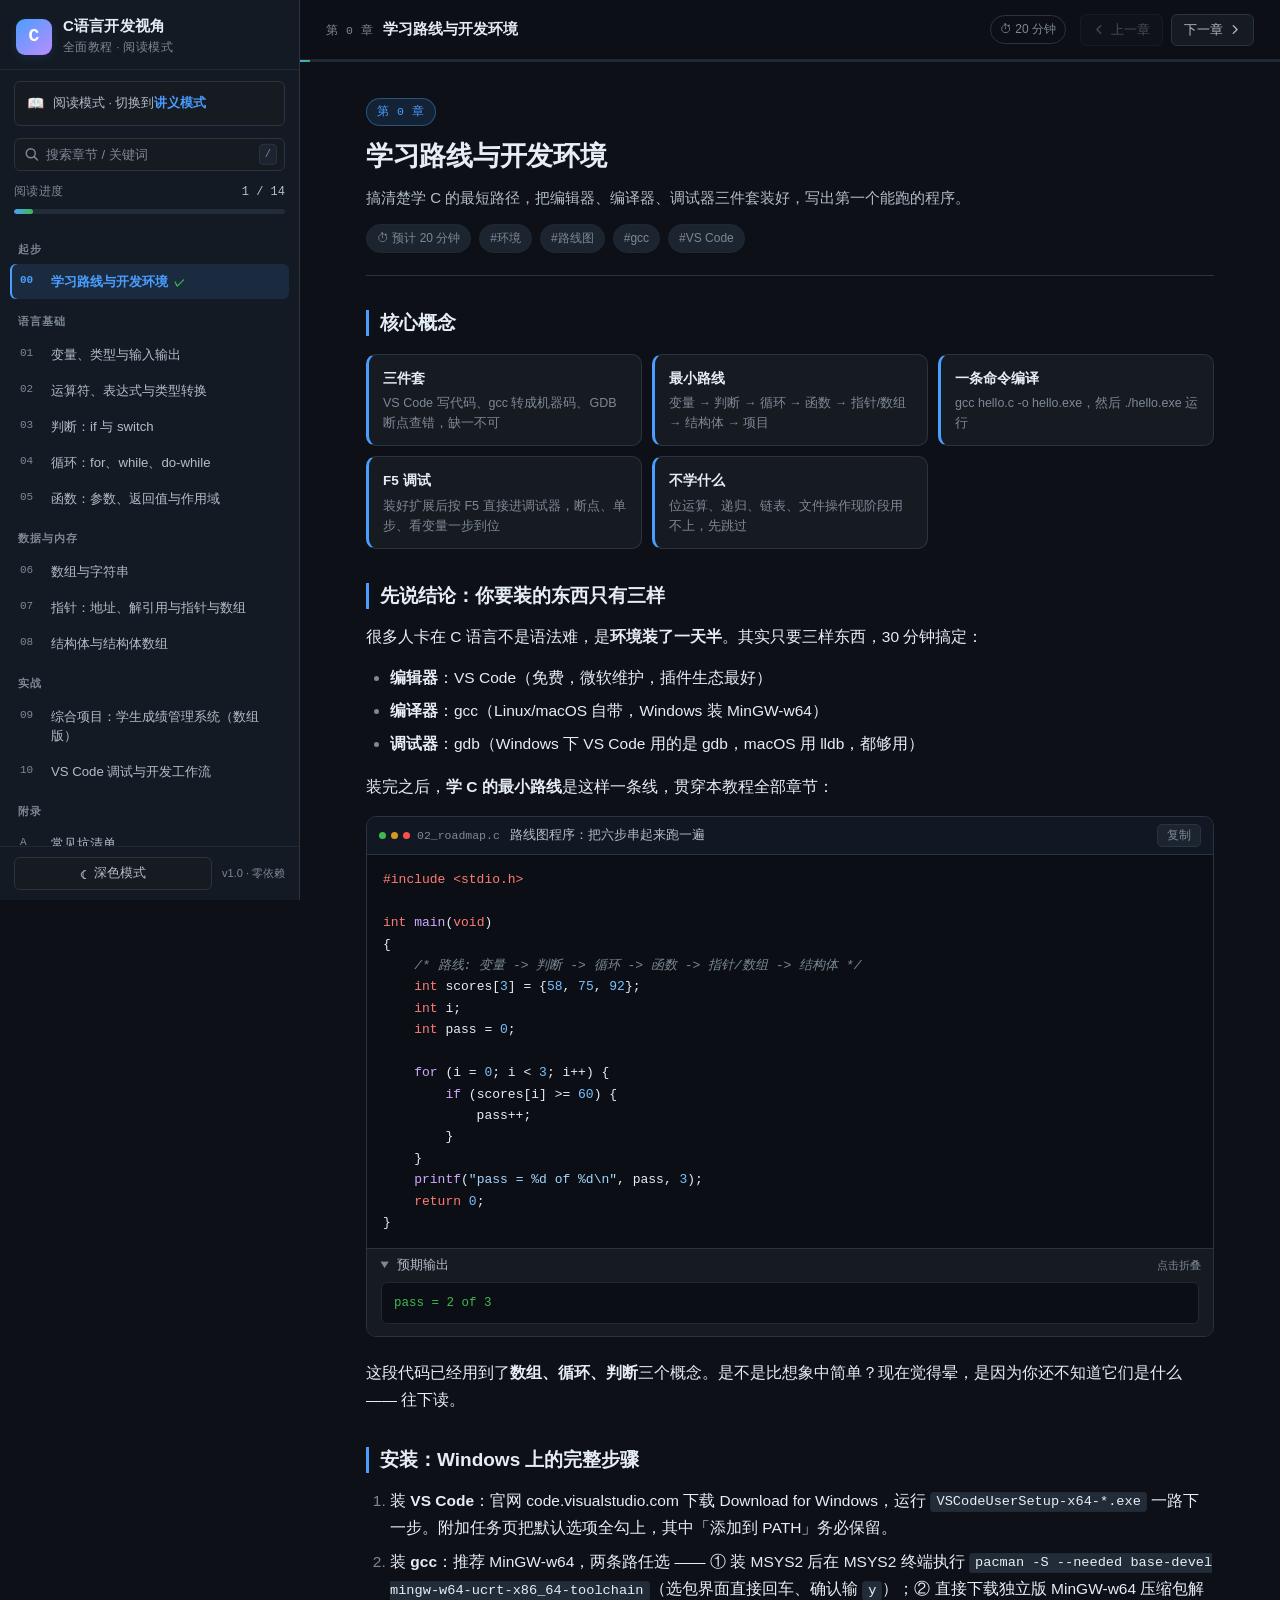
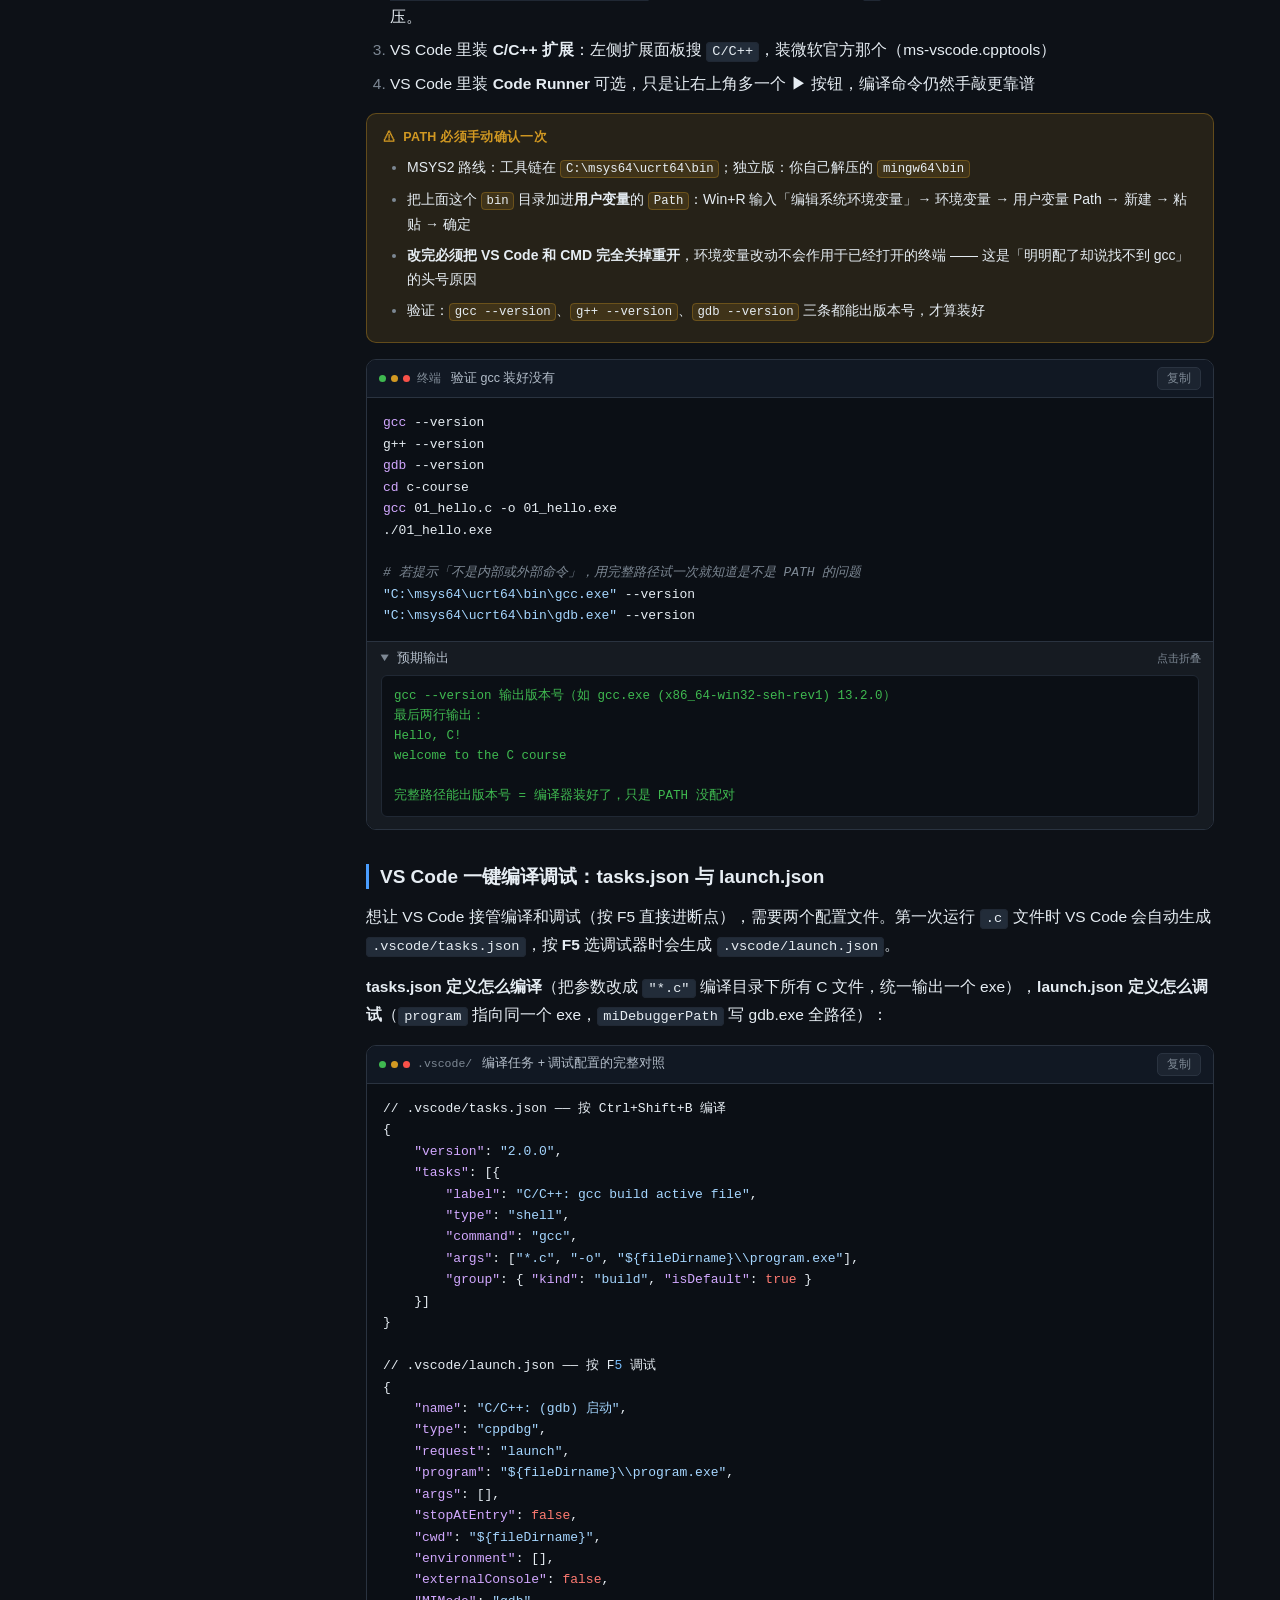
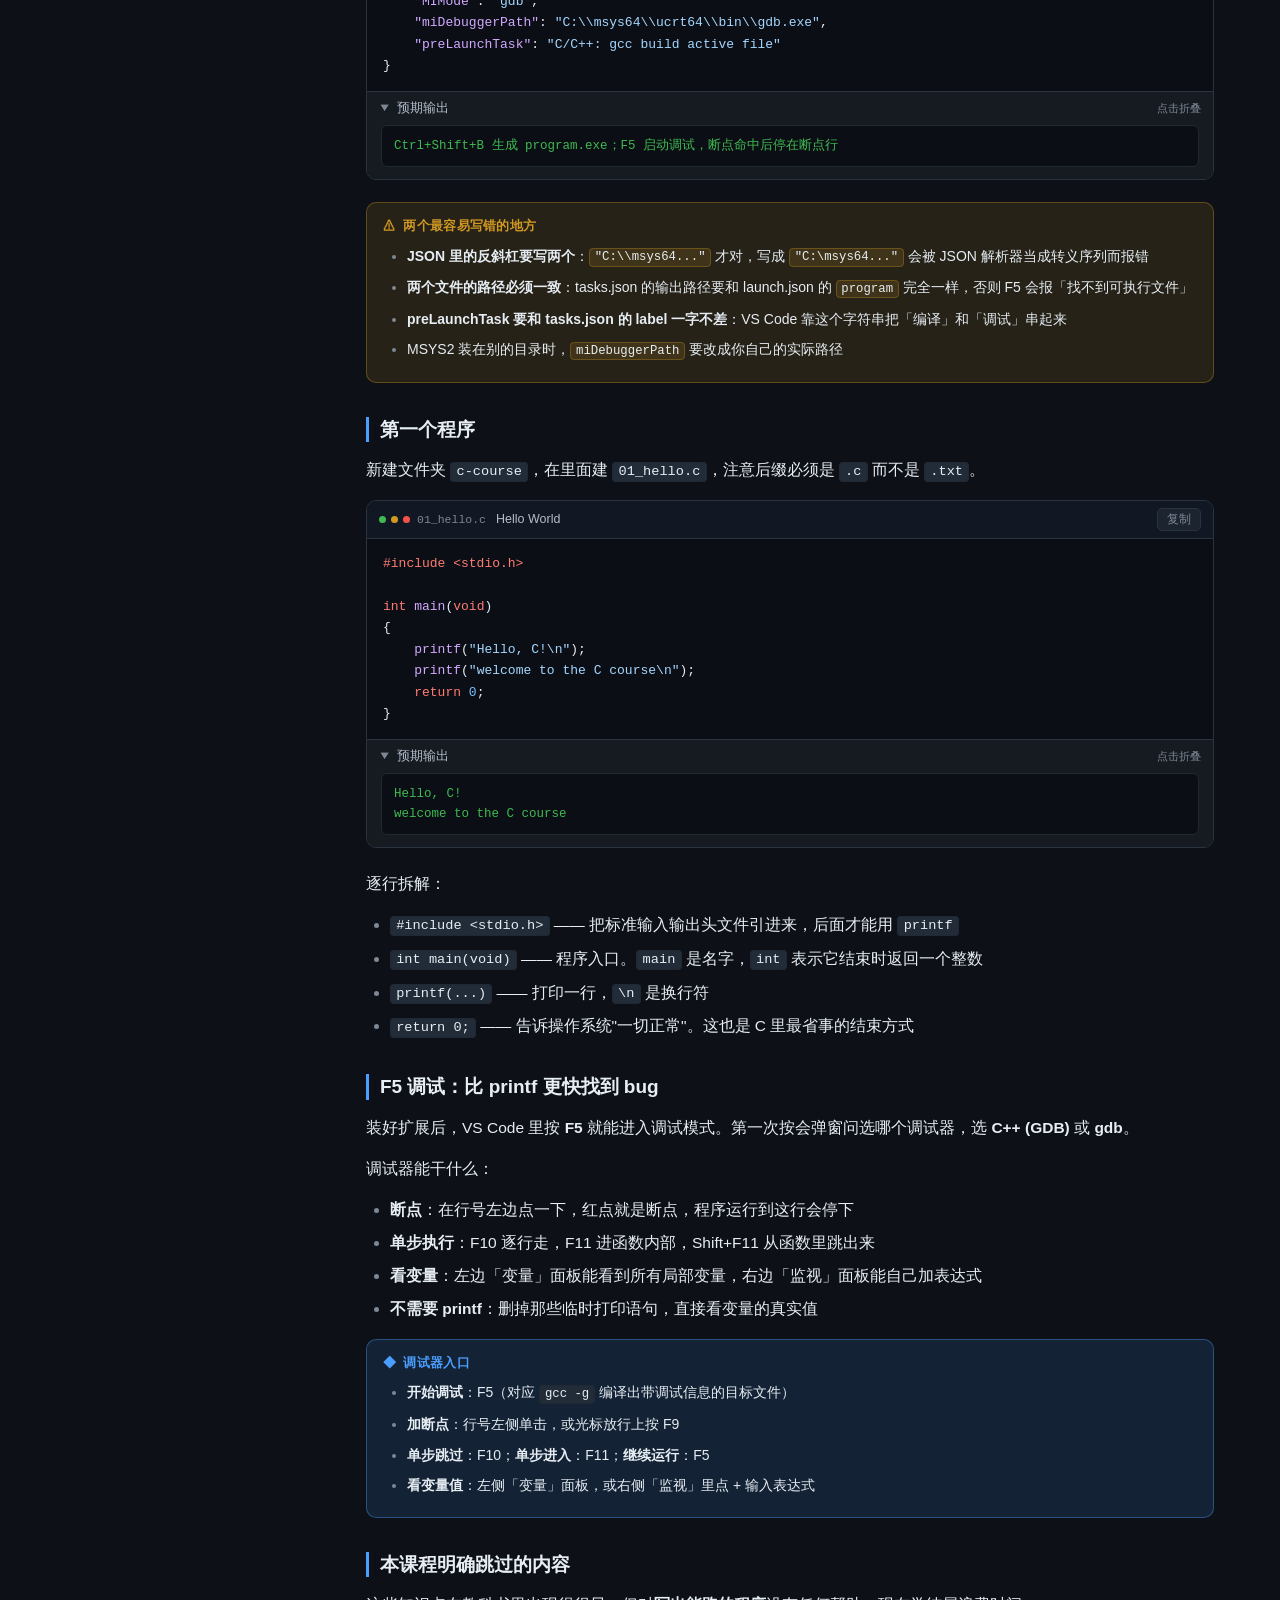
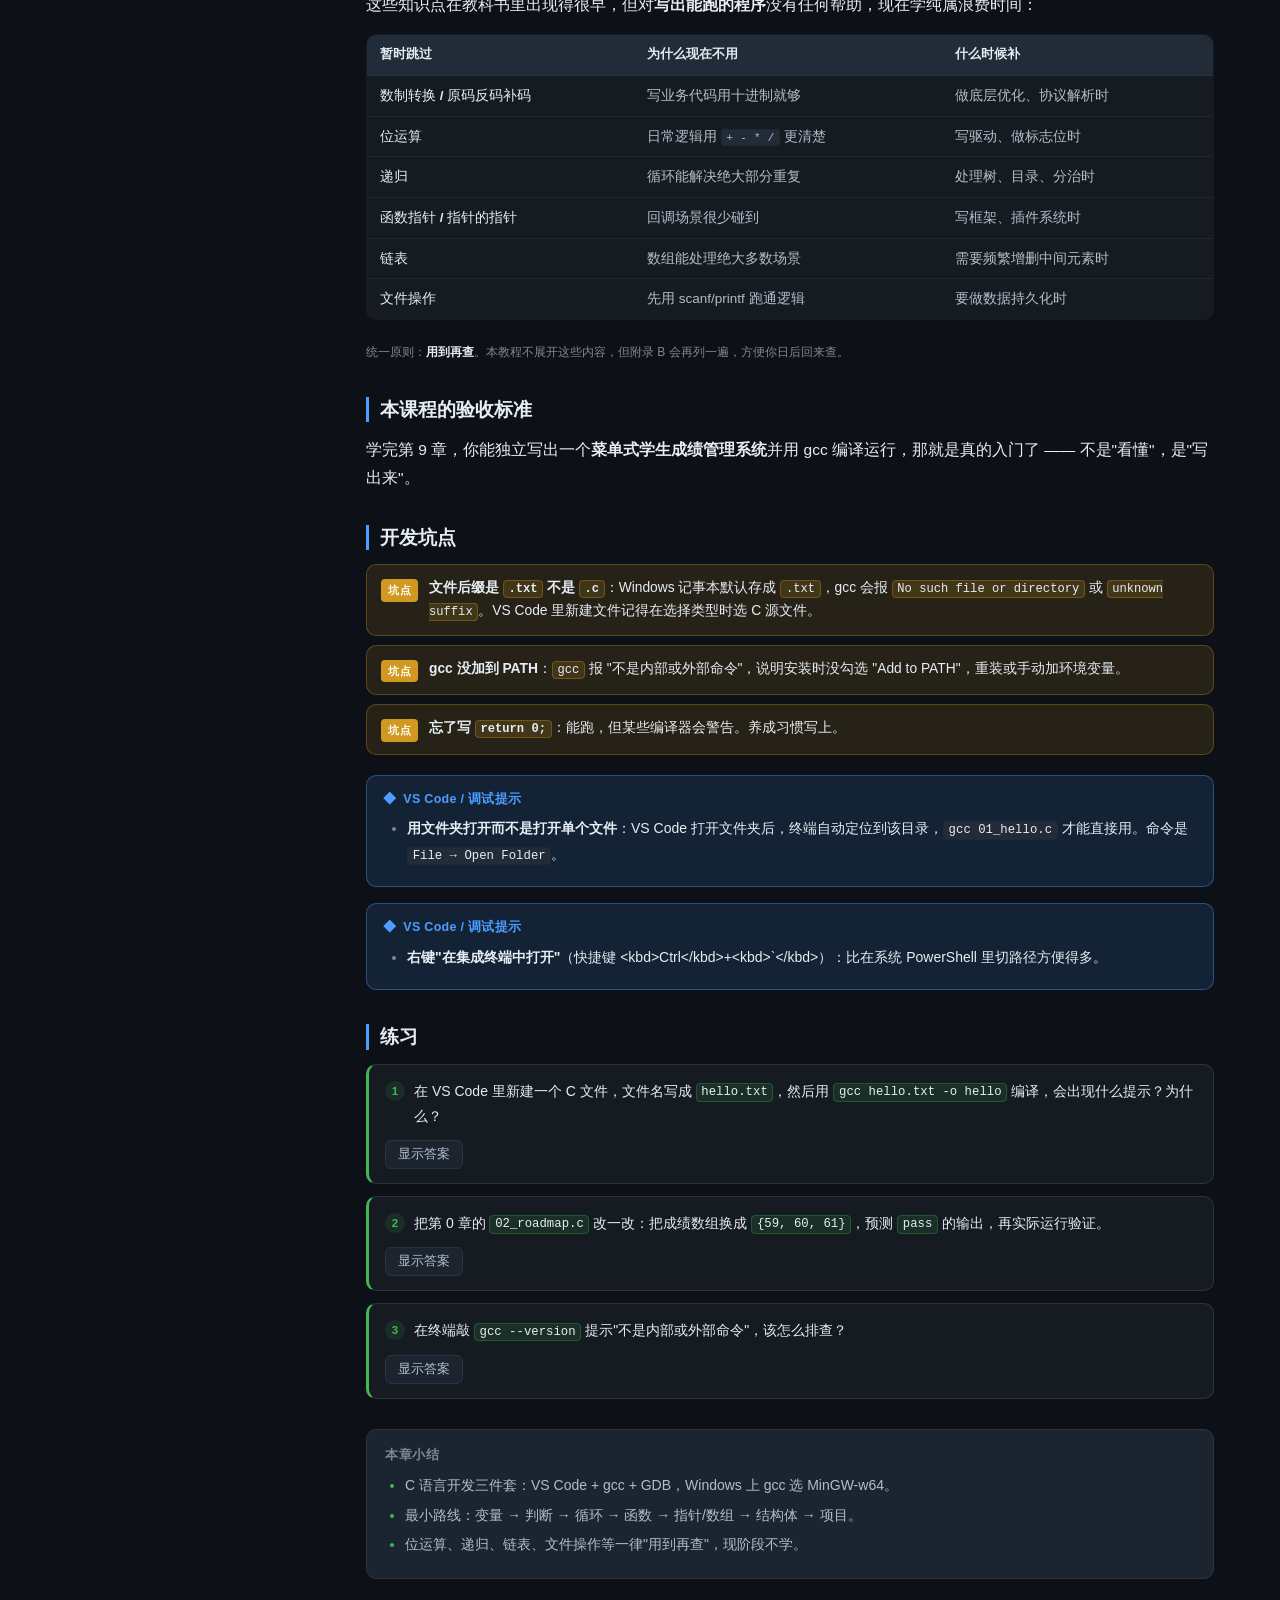
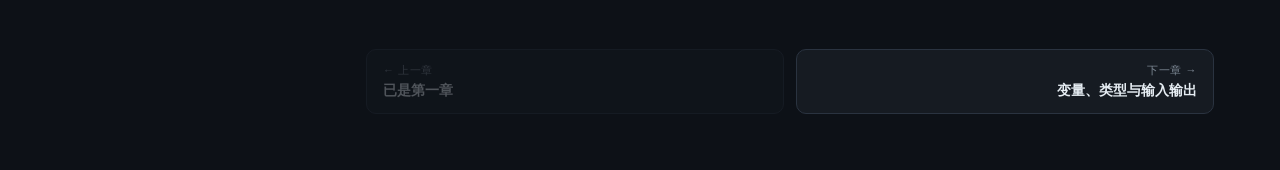
<file: index.html>
<!DOCTYPE html>
<html lang="zh-CN" data-theme="dark">
<head>
<meta charset="UTF-8">
<meta name="viewport" content="width=device-width, initial-scale=1.0, viewport-fit=cover">
<meta name="description" content="C语言开发视角全面教程 —— 按章节组织的交互式教程网站，实用优先、多代码、多坑点、多调试。">
<title>C语言开发视角全面教程</title>
<link rel="stylesheet" href="css/style.css">
</head>
<body>

<!-- ============ 移动端抽屉遮罩 ============ -->
<div class="scrim" id="scrim" hidden></div>

<div class="layout">

  <!-- ============ 左侧固定侧边栏 ============ -->
  <aside class="sidebar" id="sidebar" aria-label="课程目录">
    <header class="side-head">
      <div class="brand">
        <div class="brand-mark">C</div>
      <div class="brand-text">
        <h1>C语言开发视角</h1>
        <p>全面教程 · 阅读模式</p>
      </div>
    </div>
    <button class="icon-btn side-close" id="btnClose" title="关闭目录" aria-label="关闭目录">&times;</button>
  </header>

  <a class="mode-switch" href="slides.html" title="切换到讲义模式 (一页一屏, 适合投屏授课)">
    <span class="ms-ico">📖</span>
    <span class="ms-text">阅读模式 · 切换到<strong>讲义模式</strong></span>
  </a>

    <div class="search-box">
      <svg class="search-ico" viewBox="0 0 20 20" aria-hidden="true"><circle cx="9" cy="9" r="6"/><line x1="13.5" y1="13.5" x2="18" y2="18"/></svg>
      <input type="search" id="search" placeholder="搜索章节 / 关键词" autocomplete="off" aria-label="搜索章节">
      <kbd class="search-kbd">/</kbd>
    </div>

    <div class="side-progress">
      <div class="sp-row">
        <span class="sp-label">阅读进度</span>
        <span class="sp-count" id="spCount">0 / 14</span>
      </div>
      <div class="sp-bar"><div class="sp-fill" id="spFill"></div></div>
    </div>

    <nav class="chapter-nav" id="chapterNav" aria-label="章节列表"></nav>

    <footer class="side-foot">
      <button class="theme-btn" id="btnTheme" title="切换暗色 / 亮色">
        <span class="theme-ico" id="themeIco">☾</span>
        <span id="themeTxt">深色模式</span>
      </button>
      <span class="side-ver">v1.0 · 零依赖</span>
    </footer>
  </aside>

  <!-- ============ 右侧主内容区 ============ -->
  <main class="main" id="main">
    <div class="topbar">
      <button class="icon-btn menu-btn" id="btnMenu" title="目录" aria-label="打开目录">
        <span></span><span></span><span></span>
      </button>
      <div class="topbar-meta">
        <span class="crumb" id="crumb"></span>
        <span class="topbar-title" id="topTitle"></span>
      </div>
      <div class="topbar-time" id="topTime"></div>
      <div class="topbar-nav">
        <button class="nav-btn" id="btnPrev" title="上一章 (←)">
          <svg viewBox="0 0 20 20" aria-hidden="true"><polyline points="12,4 6,10 12,16"/></svg>
          <span>上一章</span>
        </button>
        <button class="nav-btn" id="btnNext" title="下一章 (→)">
          <span>下一章</span>
          <svg viewBox="0 0 20 20" aria-hidden="true"><polyline points="8,4 14,10 8,16"/></svg>
        </button>
      </div>
    </div>

    <!-- 阅读进度条（随滚动变化） -->
    <div class="scroll-progress"><div class="scroll-fill" id="scrollFill"></div></div>

    <article class="content" id="content" tabindex="-1"></article>

    <footer class="page-nav" id="pageNav"></footer>
  </main>
</div>

<div class="toast" id="toast" role="status" aria-live="polite"></div>

<script src="js/chapters.js"></script>
<script src="js/exercises.js"></script>
<script src="js/outputs.js"></script>
<script src="js/core.js"></script>
<script src="js/app.js"></script>
</body>
</html>
</file>
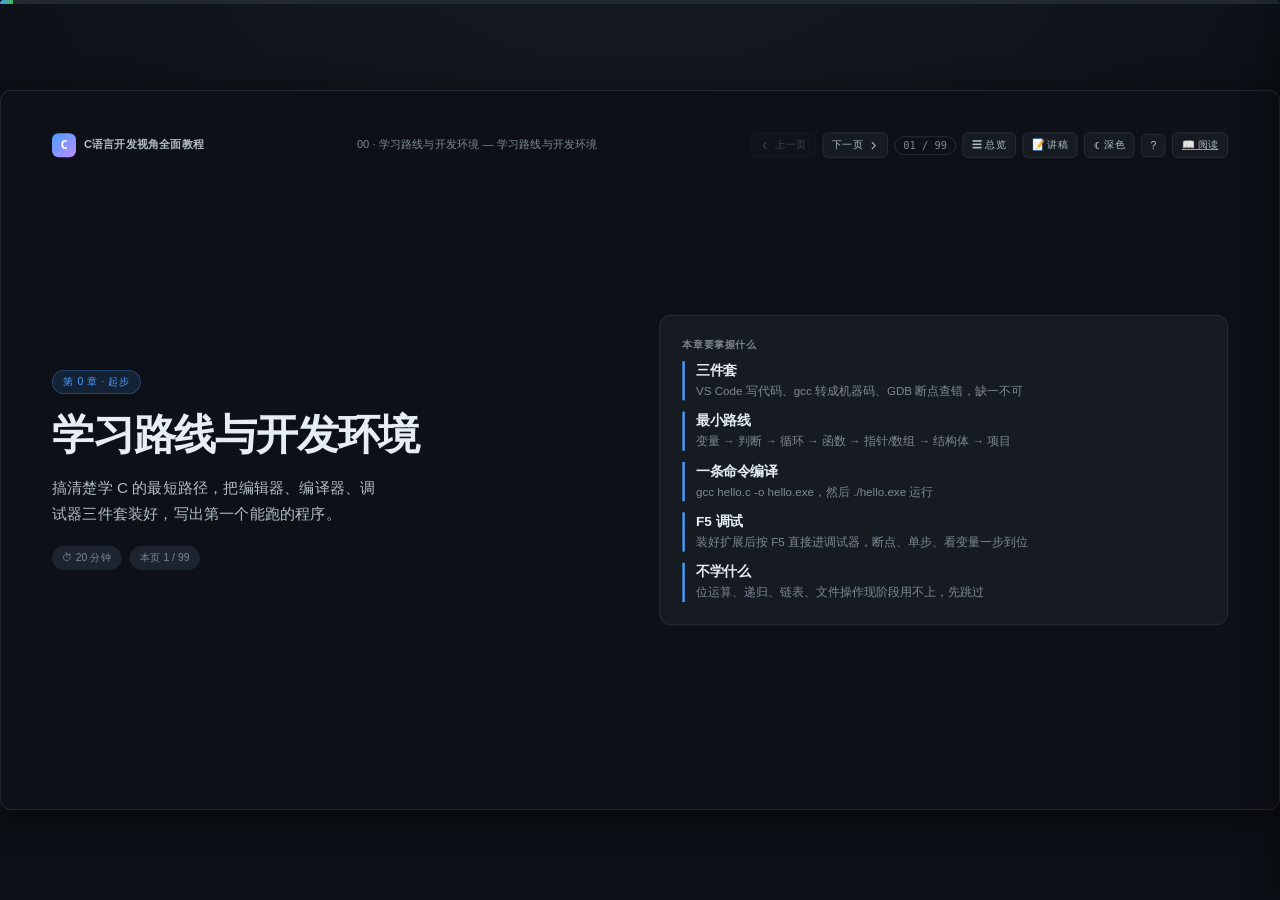
<file: slides.html>
<!DOCTYPE html>
<html lang="zh-CN" data-theme="dark">
<head>
<meta charset="UTF-8">
<meta name="viewport" content="width=device-width, initial-scale=1.0, viewport-fit=cover">
<meta name="description" content="C语言开发视角全面教程 · 讲义模式 —— 一页一屏的授课用课件，含逐页讲稿、缩略图总览、方向键翻页。">
<title>C语言开发视角全面教程 · 讲义模式</title>
<link rel="stylesheet" href="css/slides.css">
</head>
<body>

<div id="stageWrap">
  <!-- 进度条: 点击可跳到任意页 -->
  <div id="progressWrap"><div id="progressBar"></div></div>

  <!-- 舞台: 固定 1600x900, 等比缩放 -->
  <div id="stage">
    <div id="topbar">
      <div id="brand">
        <span id="brandMark">C</span>
        <span>C语言开发视角全面教程</span>
      </div>

      <div id="statusTitle"></div>

      <div id="toolbar">
        <button class="sl-tool" id="btnPrev" title="上一页 (←)">
          <svg width="13" height="13" viewBox="0 0 20 20" fill="none" stroke="currentColor" stroke-width="2" stroke-linecap="round" stroke-linejoin="round"><polyline points="12,4 6,10 12,16"/></svg>
          <span>上一页</span>
        </button>
        <button class="sl-tool" id="btnNext" title="下一页 (→)">
          <span>下一页</span>
          <svg width="13" height="13" viewBox="0 0 20 20" fill="none" stroke="currentColor" stroke-width="2" stroke-linecap="round" stroke-linejoin="round"><polyline points="8,4 14,10 8,16"/></svg>
        </button>
        <span id="counter">01 / 01</span>
        <button class="sl-tool" id="btnOutline" title="总览 (O)">☰ 总览</button>
        <button class="sl-tool" id="btnNotes" title="讲稿 (N)">📝 讲稿</button>
        <button class="sl-tool" id="btnTheme" title="深色 / 浅色 (T)"><span class="ico">☾</span>深色</button>
        <button class="sl-tool" id="btnHelp" title="快捷键 (?)">?</button>
        <a class="sl-tool" href="index.html" title="切换到阅读模式">📖 阅读</a>
      </div>
    </div>

    <!-- 幻灯片内容由 slides.js 渲染到 #slideBody 内部 -->
    <div id="slideBody"></div>
  </div>
</div>

<!-- ============ 讲稿面板 ============ -->
<aside id="notes" aria-label="讲稿">
  <div id="notesHead">
    <span>📝</span>
    <span id="notesTitle"></span>
    <button id="notesClose" aria-label="关闭讲稿">&times;</button>
  </div>
  <div id="notesBody"></div>
</aside>

<!-- ============ 总览浮层 ============ -->
<div id="overlay">
  <div id="overlayHead">
    <h3>全部幻灯片</h3>
    <button id="overlayClose">关闭 (Esc)</button>
  </div>
  <div id="thumbs"></div>
</div>

<!-- ============ 快捷键面板 ============ -->
<div id="helpPanel">
  <h3>快捷键</h3>
  <table>
    <tr><td><kbd>→</kbd> / <kbd>空格</kbd> / <kbd>PgDn</kbd></td><td>下一页</td></tr>
    <tr><td><kbd>←</kbd> / <kbd>PgUp</kbd></td><td>上一页</td></tr>
    <tr><td><kbd>Home</kbd> / <kbd>End</kbd></td><td>首页 / 末页</td></tr>
    <tr><td><kbd>N</kbd></td><td>讲稿面板</td></tr>
    <tr><td><kbd>O</kbd></td><td>缩略图总览</td></tr>
    <tr><td><kbd>T</kbd></td><td>深色 / 浅色</td></tr>
    <tr><td><kbd>F</kbd></td><td>全屏</td></tr>
    <tr><td><kbd>?</kbd></td><td>本面板</td></tr>
    <tr><td><kbd>Esc</kbd></td><td>关闭浮层</td></tr>
  </table>
</div>

<div class="toast" id="toast" role="status" aria-live="polite"></div>

<script src="js/chapters.js"></script>
<script src="js/exercises.js"></script>
<script src="js/outputs.js"></script>
<script src="js/notes.js"></script>
<script src="js/core.js"></script>
<script src="js/slides.js"></script>
</body>
</html>
</file>
<file: css/style.css>
/* ============================================================
   style.css — 《C语言开发视角全面教程》设计系统
   暗色为默认主题，亮色通过 <html data-theme="light"> 切换
   ============================================================ */

/* ---------------- 变量 ---------------- */

:root {
  --sidebar-w: 300px;
  --topbar-h: 60px;
  --radius: 10px;
  --radius-sm: 6px;
  --font-sans: -apple-system, BlinkMacSystemFont, "Segoe UI", "PingFang SC",
               "Hiragino Sans GB", "Microsoft YaHei", "Source Han Sans SC", sans-serif;
  --font-mono: "JetBrains Mono", "Cascadia Code", "SF Mono", Consolas,
               "Courier New", "Noto Sans Mono CJK SC", monospace;
  --ease: cubic-bezier(.22, .61, .36, 1);
}

html[data-theme="dark"] {
  --bg:            #0d1117;
  --bg-soft:       #131a23;
  --surface:       #161b22;
  --surface-2:     #1c2430;
  --surface-3:     #222c39;
  --border:        #2a3340;
  --border-soft:   #202834;
  --text:          #e6edf3;
  --text-2:        #b3bdc9;
  --text-3:        #7d8894;
  --accent:        #4a9eff;
  --accent-soft:   rgba(74, 158, 255, .13);
  --accent-border: rgba(74, 158, 255, .38);
  --green:         #3fb950;
  --green-soft:    rgba(63, 185, 80, .12);
  --amber:         #d29922;
  --amber-soft:    rgba(210, 153, 34, .13);
  --red:           #f85149;
  --red-soft:      rgba(248, 81, 73, .12);
  --purple:        #bc8cff;
  --purple-soft:   rgba(188, 140, 255, .13);
  --code-bg:       #0b0f15;
  --code-head:     #111823;
  --shadow:        0 8px 28px rgba(0, 0, 0, .45);
  --tk-kw:         #ff7b72;
  --tk-typ:        #79c0ff;
  --tk-str:        #a5d6ff;
  --tk-cmt:        #7d8894;
  --tk-num:        #79c0ff;
  --tk-fn:         #d2a8ff;
  --tk-pp:         #ff7b72;
}

html[data-theme="light"] {
  --bg:            #ffffff;
  --bg-soft:       #f6f8fa;
  --surface:       #ffffff;
  --surface-2:     #f6f8fa;
  --surface-3:     #eef1f5;
  --border:        #d5dae1;
  --border-soft:   #e6eaef;
  --text:          #1f2328;
  --text-2:        #444c56;
  --text-3:        #6e7781;
  --accent:        #0969da;
  --accent-soft:   rgba(9, 105, 218, .09);
  --accent-border: rgba(9, 105, 218, .35);
  --green:         #1a7f37;
  --green-soft:    rgba(26, 127, 55, .09);
  --amber:         #9a6700;
  --amber-soft:    rgba(154, 103, 0, .1);
  --red:           #cf222e;
  --red-soft:      rgba(207, 34, 46, .08);
  --purple:        #8250df;
  --purple-soft:   rgba(130, 80, 223, .1);
  --code-bg:       #f6f8fa;
  --code-head:     #eaeef2;
  --shadow:        0 8px 28px rgba(31, 35, 40, .14);
  --tk-kw:         #cf222e;
  --tk-typ:        #0550ae;
  --tk-str:        #0a3069;
  --tk-cmt:        #6e7781;
  --tk-num:        #0550ae;
  --tk-fn:         #8250df;
  --tk-pp:         #cf222e;
}

/* ---------------- 基础 ---------------- */

*, *::before, *::after { box-sizing: border-box; }

html { scroll-behavior: smooth; }

body {
  margin: 0;
  font-family: var(--font-sans);
  font-size: 15.5px;
  line-height: 1.75;
  color: var(--text);
  background: var(--bg);
  -webkit-font-smoothing: antialiased;
  transition: background .22s var(--ease), color .22s var(--ease);
}

h1, h2, h3, h4 { line-height: 1.35; font-weight: 650; margin: 0; }
p { margin: 0 0 14px; }
a { color: var(--accent); text-decoration: none; }
a:hover { text-decoration: underline; }

code {
  font-family: var(--font-mono);
  font-size: .88em;
  background: var(--surface-3);
  border: 1px solid var(--border-soft);
  border-radius: 4px;
  padding: .1em .38em;
  word-break: break-word;
}

::selection { background: var(--accent-soft); color: var(--text); }

::-webkit-scrollbar { width: 10px; height: 10px; }
::-webkit-scrollbar-track { background: transparent; }
::-webkit-scrollbar-thumb { background: var(--surface-3); border-radius: 6px; border: 2px solid var(--bg); }
::-webkit-scrollbar-thumb:hover { background: var(--border); }

/* ---------------- 布局 ---------------- */

.layout { display: flex; min-height: 100vh; }

/* ---------------- 侧边栏 ---------------- */

.sidebar {
  width: var(--sidebar-w);
  flex: 0 0 var(--sidebar-w);
  background: var(--bg-soft);
  border-right: 1px solid var(--border);
  display: flex;
  flex-direction: column;
  position: fixed;
  top: 0; left: 0; bottom: 0;
  z-index: 40;
  transition: transform .26s var(--ease);
}

.side-head {
  display: flex; align-items: center; gap: 10px;
  padding: 16px 16px 12px;
  border-bottom: 1px solid var(--border-soft);
}

.brand { display: flex; align-items: center; gap: 11px; min-width: 0; }

.brand-mark {
  width: 36px; height: 36px; flex: 0 0 36px;
  border-radius: 9px;
  background: linear-gradient(140deg, var(--accent), var(--purple));
  color: #fff; font-weight: 800; font-size: 18px;
  display: grid; place-items: center;
  font-family: var(--font-mono);
  box-shadow: 0 3px 10px var(--accent-soft);
}

.brand-text { min-width: 0; }
.brand-text h1 { font-size: 15px; letter-spacing: .2px; white-space: nowrap; overflow: hidden; text-overflow: ellipsis; }
.brand-text p { margin: 1px 0 0; font-size: 11.5px; color: var(--text-3); letter-spacing: .4px; }

.icon-btn {
  background: transparent; border: 1px solid var(--border);
  color: var(--text-2); border-radius: var(--radius-sm);
  width: 30px; height: 30px; cursor: pointer;
  font-size: 18px; line-height: 1; display: grid; place-items: center;
  transition: .16s var(--ease); flex: 0 0 auto;
}
.icon-btn:hover { background: var(--surface-3); color: var(--text); border-color: var(--accent-border); }
.side-close { display: none; margin-left: auto; }

/* 模式切换 */
.mode-switch {
  display: flex; align-items: center; gap: 9px;
  margin: 11px 14px 0; padding: 9px 12px;
  background: var(--surface); border: 1px solid var(--border);
  border-radius: var(--radius-sm); color: var(--text-2);
  font-size: 12.5px; text-decoration: none; transition: .16s var(--ease);
}
.mode-switch:hover { border-color: var(--accent-border); color: var(--accent); background: var(--accent-soft); text-decoration: none; }
.mode-switch strong { color: var(--accent); font-weight: 650; }
.ms-ico { font-size: 14px; }
.ms-text { flex: 1; min-width: 0; }

.search-box {
  position: relative; margin: 12px 14px 10px;
}
.search-ico {
  position: absolute; left: 10px; top: 50%; transform: translateY(-50%);
  width: 15px; height: 15px; fill: none; stroke: var(--text-3);
  stroke-width: 1.9; stroke-linecap: round; pointer-events: none;
}
#search {
  width: 100%; padding: 8px 32px 8px 31px;
  background: var(--surface); border: 1px solid var(--border);
  border-radius: var(--radius-sm); color: var(--text);
  font-size: 13px; font-family: inherit; outline: none;
  transition: .16s var(--ease);
}
#search::placeholder { color: var(--text-3); }
#search:focus { border-color: var(--accent); box-shadow: 0 0 0 3px var(--accent-soft); }
.search-kbd {
  position: absolute; right: 8px; top: 50%; transform: translateY(-50%);
  font-family: var(--font-mono); font-size: 10.5px; color: var(--text-3);
  border: 1px solid var(--border); border-radius: 4px; padding: 0 5px;
  pointer-events: none; background: var(--surface-2);
}

.side-progress { padding: 0 14px 12px; }
.sp-row { display: flex; justify-content: space-between; align-items: baseline; margin-bottom: 6px; }
.sp-label { font-size: 11.5px; color: var(--text-3); letter-spacing: .4px; }
.sp-count { font-size: 12px; color: var(--text-2); font-family: var(--font-mono); }
.sp-bar { height: 5px; background: var(--surface-3); border-radius: 99px; overflow: hidden; }
.sp-fill {
  height: 100%; width: 0;
  background: linear-gradient(90deg, var(--accent), var(--green));
  border-radius: 99px; transition: width .4s var(--ease);
}

.chapter-nav {
  flex: 1; overflow-y: auto; overscroll-behavior: contain;
  padding: 2px 10px 14px;
}

.nav-group-label {
  font-size: 10.5px; letter-spacing: 1.1px; color: var(--text-3);
  text-transform: uppercase; padding: 12px 8px 6px; font-weight: 600;
}

.chap-item {
  display: flex; align-items: flex-start; gap: 9px;
  width: 100%; text-align: left;
  padding: 8px 10px; margin-bottom: 1px;
  background: transparent; border: 0; border-radius: var(--radius-sm);
  color: var(--text-2); font-family: inherit; font-size: 13.2px;
  cursor: pointer; transition: .14s var(--ease); line-height: 1.45;
}
.chap-item:hover { background: var(--surface-2); color: var(--text); }
.chap-item.active {
  background: var(--accent-soft); color: var(--accent); font-weight: 600;
  box-shadow: inset 2px 0 0 var(--accent);
}
.chap-no {
  font-family: var(--font-mono); font-size: 11px; color: var(--text-3);
  flex: 0 0 auto; padding-top: 1px; min-width: 22px;
}
.chap-item.active .chap-no { color: var(--accent); }
.chap-txt { flex: 1; min-width: 0; }
.chap-item.read .chap-txt::after {
  content: "✓"; color: var(--green); margin-left: 6px; font-size: 11px;
}
.chap-item.hidden { display: none; }
.nav-empty { padding: 14px 10px; font-size: 12.5px; color: var(--text-3); }

.side-foot {
  border-top: 1px solid var(--border-soft);
  padding: 10px 14px; display: flex; align-items: center; gap: 10px;
}
.theme-btn {
  flex: 1; display: flex; align-items: center; justify-content: center; gap: 7px;
  padding: 7px 10px; background: var(--surface); border: 1px solid var(--border);
  border-radius: var(--radius-sm); color: var(--text-2);
  font-family: inherit; font-size: 12.5px; cursor: pointer; transition: .16s var(--ease);
}
.theme-btn:hover { border-color: var(--accent-border); color: var(--text); }
.theme-ico { font-size: 14px; }
.side-ver { font-size: 11px; color: var(--text-3); white-space: nowrap; }

/* ---------------- 主区域 ---------------- */

.main {
  flex: 1; min-width: 0;
  margin-left: var(--sidebar-w);
  display: flex; flex-direction: column;
}

.topbar {
  position: sticky; top: 0; z-index: 30;
  height: var(--topbar-h);
  display: flex; align-items: center; gap: 14px;
  padding: 0 26px;
  background: color-mix(in srgb, var(--bg) 88%, transparent);
  backdrop-filter: blur(12px);
  border-bottom: 1px solid var(--border-soft);
}
.menu-btn { display: none; flex-direction: column; gap: 4px; }
.menu-btn span { width: 15px; height: 1.8px; background: currentColor; border-radius: 2px; }

.topbar-meta { display: flex; align-items: baseline; gap: 10px; min-width: 0; flex: 1; }
.crumb {
  font-size: 11.5px; color: var(--text-3); font-family: var(--font-mono);
  letter-spacing: .5px; flex: 0 0 auto;
}
.topbar-title {
  font-size: 14.5px; font-weight: 600; color: var(--text);
  white-space: nowrap; overflow: hidden; text-overflow: ellipsis;
}
.topbar-time {
  font-size: 12px; color: var(--text-3); white-space: nowrap;
  padding: 3px 9px; border: 1px solid var(--border); border-radius: 99px;
}
.topbar-nav { display: flex; gap: 8px; flex: 0 0 auto; }

.nav-btn {
  display: flex; align-items: center; gap: 5px;
  padding: 6px 12px; background: var(--surface);
  border: 1px solid var(--border); border-radius: var(--radius-sm);
  color: var(--text-2); font-family: inherit; font-size: 13px;
  cursor: pointer; transition: .16s var(--ease);
}
.nav-btn svg { width: 13px; height: 13px; fill: none; stroke: currentColor; stroke-width: 2; stroke-linecap: round; stroke-linejoin: round; }
.nav-btn:hover:not(:disabled) { border-color: var(--accent-border); color: var(--accent); background: var(--accent-soft); }
.nav-btn:disabled { opacity: .35; cursor: not-allowed; }

.scroll-progress { height: 2px; background: var(--border-soft); position: sticky; top: var(--topbar-h); z-index: 29; }
.scroll-fill { height: 100%; width: 0; background: linear-gradient(90deg, var(--accent), var(--green)); transition: width .1s linear; }

/* ---------------- 文章内容 ---------------- */

.content {
  flex: 1;
  padding: 34px 46px 40px;
  max-width: 940px; width: 100%; margin: 0 auto;
  outline: none;
}

.ch-head { margin-bottom: 30px; padding-bottom: 22px; border-bottom: 1px solid var(--border); }
.ch-tag {
  display: inline-flex; align-items: center; gap: 6px;
  font-size: 11.5px; font-family: var(--font-mono); letter-spacing: .6px;
  color: var(--accent); background: var(--accent-soft);
  border: 1px solid var(--accent-border);
  padding: 3px 10px; border-radius: 99px; margin-bottom: 12px;
}
.ch-head h2 { font-size: 27px; letter-spacing: -.3px; margin-bottom: 10px; }
.ch-goal {
  font-size: 15px; color: var(--text-2); margin: 0 0 14px; line-height: 1.7;
}
.ch-meta { display: flex; flex-wrap: wrap; gap: 8px; }
.ch-meta span {
  font-size: 12px; color: var(--text-3);
  background: var(--surface-2); border: 1px solid var(--border-soft);
  padding: 3px 10px; border-radius: 99px;
}

/* 章节小节 */
.content h3 {
  font-size: 19px; margin: 34px 0 14px;
  padding-left: 11px; border-left: 3px solid var(--accent);
  scroll-margin-top: 90px;
}
.content h4 { font-size: 15.5px; margin: 22px 0 10px; color: var(--text); }
.content ul, .content ol { margin: 0 0 16px; padding-left: 24px; }
.content li { margin-bottom: 6px; }
.content li::marker { color: var(--text-3); }
.content strong { color: var(--text); font-weight: 650; }

/* 核心概念卡片 */
.concepts {
  display: grid; grid-template-columns: repeat(auto-fit, minmax(210px, 1fr));
  gap: 10px; margin: 18px 0 26px;
}
.concept {
  background: var(--surface); border: 1px solid var(--border);
  border-radius: var(--radius); padding: 12px 14px;
  border-left: 3px solid var(--accent);
}
.concept-t { font-size: 13.5px; font-weight: 650; color: var(--text); margin-bottom: 3px; }
.concept-d { font-size: 12.5px; color: var(--text-3); line-height: 1.6; }

/* 代码块 */
.code-block {
  margin: 16px 0 22px;
  border: 1px solid var(--border); border-radius: var(--radius);
  overflow: hidden; background: var(--code-bg);
}
.code-bar {
  display: flex; align-items: center; gap: 10px;
  padding: 7px 12px; background: var(--code-head);
  border-bottom: 1px solid var(--border);
}
.code-file {
  font-family: var(--font-mono); font-size: 11.5px; color: var(--text-3);
  display: flex; align-items: center; gap: 7px;
}
.code-file::before {
  content: ""; width: 7px; height: 7px; border-radius: 50%;
  background: var(--green); box-shadow: 12px 0 0 var(--amber), 24px 0 0 var(--red);
  margin-right: 24px;
}
.code-title { font-size: 12.5px; color: var(--text-2); flex: 1; min-width: 0; }
.copy-btn {
  background: var(--surface-2); border: 1px solid var(--border);
  color: var(--text-3); border-radius: 5px; padding: 3px 9px;
  font-size: 11.5px; font-family: inherit; cursor: pointer; transition: .16s var(--ease);
}
.copy-btn:hover { color: var(--accent); border-color: var(--accent-border); background: var(--accent-soft); }
.copy-btn.done { color: var(--green); border-color: var(--green); background: var(--green-soft); }

.code-scroll { overflow-x: auto; }
.code-scroll pre {
  margin: 0; padding: 14px 16px;
  font-family: var(--font-mono); font-size: 13px; line-height: 1.65;
  color: var(--text); tab-size: 4;
}
.code-scroll code { background: none; border: 0; padding: 0; font-size: inherit; color: inherit; }

.tk-kw  { color: var(--tk-kw); }
.tk-typ { color: var(--tk-typ); }
.tk-str { color: var(--tk-str); }
.tk-cmt { color: var(--tk-cmt); font-style: italic; }
.tk-num { color: var(--tk-num); }
.tk-fn  { color: var(--tk-fn); }
.tk-pp  { color: var(--tk-pp); }

/* 预期输出 */
.out-block { border-top: 1px solid var(--border); background: var(--surface); }
.out-head {
  width: 100%; display: flex; align-items: center; gap: 8px;
  padding: 8px 12px; background: transparent; border: 0;
  color: var(--text-2); font-family: inherit; font-size: 12.5px;
  cursor: pointer; text-align: left; transition: .14s var(--ease);
}
.out-head:hover { color: var(--text); background: var(--surface-2); }
.out-head .chev { color: var(--text-3); transition: transform .2s var(--ease); font-size: 10px; }
.out-block.open .out-head .chev { transform: rotate(90deg); }
.out-hint { margin-left: auto; font-size: 11px; color: var(--text-3); }
.out-body { display: none; padding: 0 14px 12px; }
.out-block.open .out-body { display: block; }
.out-body pre {
  margin: 0; padding: 10px 12px;
  background: var(--code-bg); border: 1px solid var(--border-soft);
  border-radius: var(--radius-sm);
  font-family: var(--font-mono); font-size: 12.5px; line-height: 1.6;
  color: var(--green); white-space: pre-wrap; word-break: break-word;
}
.out-note { margin-top: 8px; font-size: 12px; color: var(--text-3); }

/* 提示卡片 */
.callout {
  border-radius: var(--radius); padding: 13px 16px;
  margin: 16px 0; border: 1px solid; font-size: 14px;
}
.callout-head {
  display: flex; align-items: center; gap: 7px;
  font-size: 12.5px; font-weight: 650; letter-spacing: .3px; margin-bottom: 6px;
}
.callout p:last-child { margin-bottom: 0; }
.callout ul, .callout ol { margin-bottom: 0; }

.callout-pitfall { background: var(--amber-soft); border-color: rgba(210,153,34,.35); }
.callout-pitfall .callout-head { color: var(--amber); }
.callout-pitfall code { background: rgba(210,153,34,.14); border-color: rgba(210,153,34,.3); }

.callout-vscode { background: var(--accent-soft); border-color: var(--accent-border); }
.callout-vscode .callout-head { color: var(--accent); }

.callout-note { background: var(--surface-2); border-color: var(--border); }
.callout-note .callout-head { color: var(--text-2); }

.callout-ok { background: var(--green-soft); border-color: rgba(63,185,80,.35); }
.callout-ok .callout-head { color: var(--green); }

.callout-warn { background: var(--amber-soft); border-color: rgba(210,153,34,.35); }
.callout-warn .callout-head { color: var(--amber); }
.callout-warn code { background: rgba(210,153,34,.14); border-color: rgba(210,153,34,.3); }

/* 坑点列表 */
.pitfall-list { margin: 14px 0 20px; display: flex; flex-direction: column; gap: 9px; }
.pitfall {
  display: flex; gap: 11px; align-items: flex-start;
  background: var(--amber-soft); border: 1px solid rgba(210,153,34,.3);
  border-radius: var(--radius); padding: 12px 14px;
}
.pitfall-badge {
  flex: 0 0 auto; font-size: 10.5px; font-weight: 700; letter-spacing: .5px;
  color: #fff; background: var(--amber); padding: 2px 7px; border-radius: 4px;
  margin-top: 2px; white-space: nowrap;
}
.pitfall-body { font-size: 13.8px; line-height: 1.65; }
.pitfall-body b { color: var(--text); }
.pitfall-body code { background: rgba(210,153,34,.16); border-color: rgba(210,153,34,.32); }

/* 对比表 */
.table-wrap { overflow-x: auto; margin: 16px 0 22px; }
table.cmp {
  width: 100%; border-collapse: collapse; font-size: 13.5px;
  background: var(--surface); border: 1px solid var(--border);
  border-radius: var(--radius); overflow: hidden;
}
table.cmp th {
  background: var(--surface-3); color: var(--text);
  text-align: left; padding: 9px 13px; font-weight: 650; font-size: 12.5px;
  border-bottom: 1px solid var(--border); white-space: nowrap;
}
table.cmp td {
  padding: 9px 13px; border-bottom: 1px solid var(--border-soft);
  color: var(--text-2); vertical-align: top; line-height: 1.6;
}
table.cmp tr:last-child td { border-bottom: 0; }
table.cmp tbody tr:hover { background: var(--surface-2); }
table.cmp td:first-child { color: var(--text); font-weight: 550; white-space: nowrap; }
table.cmp code { font-size: .85em; }

/* 练习 */
.exercise {
  background: var(--surface); border: 1px solid var(--border);
  border-radius: var(--radius); padding: 14px 16px; margin: 12px 0;
  border-left: 3px solid var(--green);
}
.ex-q { display: flex; gap: 9px; margin-bottom: 10px; align-items: flex-start; }
.ex-no {
  flex: 0 0 auto; width: 20px; height: 20px; border-radius: 50%;
  background: var(--green-soft); color: var(--green);
  font-size: 11.5px; font-weight: 700; display: grid; place-items: center; margin-top: 2px;
}
.ex-text { font-size: 14px; flex: 1; }
.ex-text code { background: var(--green-soft); border-color: rgba(63,185,80,.28); }
.ans-btn {
  padding: 5px 12px; background: var(--surface-2); border: 1px solid var(--border);
  border-radius: var(--radius-sm); color: var(--text-2);
  font-family: inherit; font-size: 12.5px; cursor: pointer; transition: .16s var(--ease);
}
.ans-btn:hover { color: var(--accent); border-color: var(--accent-border); }
.ex-answer { display: none; margin-top: 12px; padding-top: 12px; border-top: 1px dashed var(--border); }
.exercise.open .ex-answer { display: block; }
.exercise.open .ans-btn { display: none; }
.ans-label {
  font-size: 11.5px; color: var(--green); font-weight: 650;
  letter-spacing: .4px; margin-bottom: 8px;
}
.ex-answer pre {
  margin: 0 0 10px; padding: 11px 13px; background: var(--code-bg);
  border: 1px solid var(--border-soft); border-radius: var(--radius-sm);
  font-family: var(--font-mono); font-size: 12.5px; line-height: 1.6;
  overflow-x: auto; color: var(--text);
}
.ans-note { font-size: 13px; color: var(--text-2); }

/* 小结 */
.summary {
  margin: 30px 0 8px; padding: 16px 18px;
  background: var(--surface-2); border: 1px solid var(--border);
  border-radius: var(--radius);
}
.summary h4 {
  margin: 0 0 10px; font-size: 13px; letter-spacing: .6px;
  color: var(--text-3); text-transform: uppercase; font-weight: 650;
}
.summary ul { margin: 0; padding-left: 20px; }
.summary li { font-size: 14px; color: var(--text-2); margin-bottom: 5px; }
.summary li::marker { color: var(--green); }

/* 内存示意图 */
.mem-figure {
  margin: 18px 0 24px; padding: 18px;
  background: var(--surface); border: 1px solid var(--border); border-radius: var(--radius);
}
.mem-figure figcaption {
  font-size: 12.5px; color: var(--text-3); margin-top: 12px;
  text-align: center; line-height: 1.6;
}
.mem-figure svg { display: block; width: 100%; height: auto; }
.mem-box { fill: var(--surface-2); stroke: var(--border); stroke-width: 1.5; }
.mem-box-hi { fill: var(--accent-soft); stroke: var(--accent-border); stroke-width: 1.5; }
.mem-box-ptr { fill: var(--purple-soft); stroke: var(--purple); stroke-width: 1.5; }
.mem-title { fill: var(--text); font: 600 13px var(--font-sans); }
.mem-txt { fill: var(--text-2); font: 12px var(--font-mono); }
.mem-txt-dim { fill: var(--text-3); font: 11px var(--font-mono); }
.mem-addr { fill: var(--accent); font: 11px var(--font-mono); }
.mem-arrow { stroke: var(--accent); stroke-width: 1.8; fill: none; }
.mem-arrow-p { stroke: var(--purple); stroke-width: 1.8; fill: none; }
.mem-arrowhead { fill: var(--accent); }
.mem-arrowhead-p { fill: var(--purple); }
/* marker 里的箭头填充跟随所在 path 的 stroke 颜色 */
.mem-arrow-p + .mem-arrowhead-p,
.mem-arrowhead-p { fill: var(--purple); }
.mem-arrowhead { fill: var(--accent); }
.mem-label { fill: var(--text-3); font: italic 11px var(--font-sans); }

/* 页面底部导航 */
.page-nav {
  max-width: 940px; width: 100%; margin: 0 auto;
  padding: 22px 46px 56px;
  display: grid; grid-template-columns: 1fr 1fr; gap: 12px;
}
.pn-card {
  border: 1px solid var(--border); border-radius: var(--radius);
  padding: 13px 16px; background: var(--surface);
  cursor: pointer; transition: .16s var(--ease); text-align: left;
  font-family: inherit; color: var(--text-2); display: block; width: 100%;
}
.pn-card:hover { border-color: var(--accent-border); background: var(--accent-soft); transform: translateY(-1px); }
.pn-card:disabled { opacity: .3; cursor: not-allowed; transform: none; }
.pn-dir { font-size: 11px; color: var(--text-3); letter-spacing: .5px; margin-bottom: 4px; }
.pn-title { font-size: 14px; color: var(--text); font-weight: 600; }
.pn-card.next { text-align: right; }

/* 提示条 */
.toast {
  position: fixed; left: 50%; bottom: 28px; transform: translate(-50%, 20px);
  background: var(--surface-3); color: var(--text);
  border: 1px solid var(--border); border-radius: 99px;
  padding: 8px 18px; font-size: 13px; box-shadow: var(--shadow);
  opacity: 0; pointer-events: none; transition: .26s var(--ease); z-index: 90;
}
.toast.show { opacity: 1; transform: translate(-50%, 0); }

/* 遮罩 */
.scrim {
  position: fixed; inset: 0; background: rgba(0, 0, 0, .55);
  z-index: 35; backdrop-filter: blur(2px);
}
.scrim[hidden] { display: none; }

/* ---------------- 响应式 ---------------- */

@media (max-width: 980px) {
  .sidebar {
    transform: translateX(-100%);
    box-shadow: var(--shadow);
  }
  .sidebar.open { transform: translateX(0); }
  .side-close { display: grid; }
  .menu-btn { display: flex; }
  .main { margin-left: 0; }
  .content { padding: 24px 20px 30px; }
  .page-nav { padding: 20px 20px 44px; }
  .topbar { padding: 0 14px; gap: 10px; }
  .topbar-time { display: none; }
  .nav-btn span { display: none; }
  .nav-btn { padding: 6px 9px; }
}

@media (max-width: 620px) {
  body { font-size: 15px; }
  .content { padding: 20px 15px 26px; }
  .ch-head h2 { font-size: 22px; }
  .page-nav { grid-template-columns: 1fr; padding: 18px 15px 40px; }
  .concepts { grid-template-columns: 1fr; }
  .code-scroll pre { font-size: 12px; }
  .crumb { display: none; }
  .topbar-title { font-size: 13.5px; }
}

@media print {
  .sidebar, .topbar, .page-nav, .scroll-progress, .scrim, .copy-btn, .ans-btn { display: none !important; }
  .main { margin-left: 0; }
  .content { max-width: 100%; padding: 0; }
  .out-body { display: block !important; }
  body { background: #fff; color: #000; }
}
</file>
<file: css/slides.css>
/* ============================================================
 * slides.css — 《C语言开发视角全面教程》讲义模式
 *
 * 固定 1600x900 舞台, 按窗口等比缩放。
 * 投屏时版面比例恒定, 不会出现文字被截断或错位。
 * ============================================================ */

/* 变量与主题: 与阅读模式 style.css 共用同一套配色语义, 但独立声明
   以便两种模式可以各自微调而不互相影响 */

html[data-theme="dark"] {
  --bg:            #0d1117;
  --bg-soft:       #131a23;
  --surface:       #161b22;
  --surface-2:     #1c2430;
  --surface-3:     #222c39;
  --border:        #2a3340;
  --border-soft:   #202834;
  --text:          #e6edf3;
  --text-2:        #b3bdc9;
  --text-3:        #7d8894;
  --accent:        #4a9eff;
  --accent-soft:   rgba(74, 158, 255, .13);
  --accent-border: rgba(74, 158, 255, .38);
  --green:         #3fb950;
  --green-soft:    rgba(63, 185, 80, .12);
  --amber:         #d29922;
  --amber-soft:    rgba(210, 153, 34, .13);
  --red:           #f85149;
  --red-soft:      rgba(248, 81, 73, .12);
  --purple:        #bc8cff;
  --purple-soft:   rgba(188, 140, 255, .13);
  --code-bg:       #0b0f15;
  --code-head:     #111823;
  --shadow:        0 10px 40px rgba(0, 0, 0, .55);
  --tk-kw:         #ff7b72;
  --tk-typ:        #79c0ff;
  --tk-str:        #a5d6ff;
  --tk-cmt:        #7d8894;
  --tk-num:        #79c0ff;
  --tk-fn:         #d2a8ff;
  --tk-pp:         #ff7b72;
}

html[data-theme="light"] {
  --bg:            #ffffff;
  --bg-soft:       #f6f8fa;
  --surface:       #ffffff;
  --surface-2:     #f6f8fa;
  --surface-3:     #eef1f5;
  --border:        #d5dae1;
  --border-soft:   #e6eaef;
  --text:          #1f2328;
  --text-2:        #444c56;
  --text-3:        #6e7781;
  --accent:        #0969da;
  --accent-soft:   rgba(9, 105, 218, .09);
  --accent-border: rgba(9, 105, 218, .35);
  --green:         #1a7f37;
  --green-soft:    rgba(26, 127, 55, .09);
  --amber:         #9a6700;
  --amber-soft:    rgba(154, 103, 0, .1);
  --red:           #cf222e;
  --red-soft:      rgba(207, 34, 46, .08);
  --purple:        #8250df;
  --purple-soft:   rgba(130, 80, 223, .1);
  --code-bg:       #f6f8fa;
  --code-head:     #eaeef2;
  --shadow:        0 10px 40px rgba(31, 35, 40, .16);
  --tk-kw:         #cf222e;
  --tk-typ:        #0550ae;
  --tk-str:        #0a3069;
  --tk-cmt:        #6e7781;
  --tk-num:        #0550ae;
  --tk-fn:         #8250df;
  --tk-pp:         #cf222e;
}

/* ---------------- 基础 ---------------- */

*, *::before, *::after { box-sizing: border-box; }

body {
  margin: 0;
  font-family: -apple-system, BlinkMacSystemFont, "Segoe UI", "PingFang SC",
               "Hiragino Sans GB", "Microsoft YaHei", "Source Han Sans SC", sans-serif;
  background: var(--bg);
  color: var(--text);
  overflow: hidden;
  -webkit-font-smoothing: antialiased;
}

h1, h2, h3, h4 { line-height: 1.35; font-weight: 650; margin: 0; }
p { margin: 0 0 12px; }
code {
  font-family: "JetBrains Mono", "Cascadia Code", Consolas, "Courier New", monospace;
  font-size: .9em;
  background: var(--surface-3);
  border: 1px solid var(--border-soft);
  border-radius: 4px;
  padding: .08em .34em;
}
::selection { background: var(--accent-soft); }

/* ---------------- 舞台 ---------------- */

#stageWrap {
  position: fixed; inset: 0;
  width: 100vw; height: 100vh;
  z-index: 1;
  background:
    radial-gradient(1200px 700px at 50% -10%, var(--surface) 0%, transparent 60%),
    var(--bg);
}

/* 舞台: 绝对定位 + transform-origin top left, 由 JS 计算缩放与位移 */
#stage {
  position: absolute; top: 0; left: 0;
  width: 1600px; height: 900px;
  transform-origin: top left;
  background: var(--bg);
  border: 1px solid var(--border);
  border-radius: 14px;
  box-shadow: var(--shadow);
  padding: 52px 64px 56px;
  overflow: hidden;
  display: flex; flex-direction: column;
}

#stage.slide-in { animation: slideIn .28s cubic-bezier(.22, .61, .36, 1); }
@keyframes slideIn {
  from { opacity: 0; transform: translateX(14px); }
  to   { opacity: 1; transform: translateX(0); }
}

/* 幻灯片内容容器: 占据顶栏以下的全部空间 */
#slideBody {
  flex: 1; min-height: 0;
  display: flex; flex-direction: column;
  overflow: hidden;
}
#slideBody.slide-in { animation: slideIn .28s cubic-bezier(.22, .61, .36, 1); }

/* ---------------- 顶栏 ---------------- */

#topbar {
  display: flex; align-items: center; gap: 14px;
  margin-bottom: 22px; flex: 0 0 auto;
}
#brand {
  display: flex; align-items: center; gap: 10px;
  font-size: 14px; font-weight: 650; color: var(--text-2);
}
#brandMark {
  width: 30px; height: 30px; border-radius: 8px;
  background: linear-gradient(140deg, var(--accent), var(--purple));
  color: #fff; display: grid; place-items: center;
  font-family: "JetBrains Mono", Consolas, monospace; font-weight: 800; font-size: 15px;
}
#statusTitle {
  flex: 1; text-align: center;
  font-size: 14px; color: var(--text-3);
  white-space: nowrap; overflow: hidden; text-overflow: ellipsis;
}
#counter {
  font-family: "JetBrains Mono", Consolas, monospace;
  font-size: 13px; color: var(--text-3);
  padding: 3px 10px; border: 1px solid var(--border); border-radius: 99px;
}

.sl-tool {
  background: var(--surface); border: 1px solid var(--border);
  color: var(--text-2); border-radius: 7px;
  padding: 6px 11px; font-size: 13px; font-family: inherit;
  cursor: pointer; transition: .16s ease;
  display: inline-flex; align-items: center; gap: 6px;
}
.sl-tool:hover { border-color: var(--accent-border); color: var(--accent); background: var(--accent-soft); }
.sl-tool .ico { font-size: 14px; }
.sl-tool:disabled { opacity: .3; cursor: not-allowed; }

#toolbar { display: flex; gap: 8px; align-items: center; }

/* 进度条贴在舞台顶部 */
#progressWrap {
  position: absolute; left: 0; right: 0; top: 0; height: 4px;
  background: var(--border-soft); cursor: pointer; z-index: 5;
  border-radius: 14px 14px 0 0; overflow: hidden;
}
#progressBar {
  height: 100%; width: 0;
  background: linear-gradient(90deg, var(--accent), var(--green));
  transition: width .3s cubic-bezier(.22, .61, .36, 1);
}

/* ---------------- 页头 ---------------- */

.sl-head {
  display: flex; align-items: center; gap: 18px;
  padding-bottom: 16px; margin-bottom: 22px;
  border-bottom: 2px solid var(--border);
  flex: 0 0 auto;
}
.sl-chapter {
  display: flex; align-items: center; gap: 10px;
  flex: 0 0 auto;
}
.sl-no {
  font-family: "JetBrains Mono", Consolas, monospace;
  font-size: 13px; font-weight: 700;
  color: var(--accent); background: var(--accent-soft);
  border: 1px solid var(--accent-border);
  padding: 4px 10px; border-radius: 7px;
}
.sl-name { font-size: 14px; color: var(--text-3); white-space: nowrap; }
.sl-title-wrap { flex: 1; min-width: 0; }
.sl-title {
  font-size: 30px; letter-spacing: -.4px;
  white-space: nowrap; overflow: hidden; text-overflow: ellipsis;
}
.sl-page {
  font-family: "JetBrains Mono", Consolas, monospace;
  font-size: 15px; color: var(--text-3); flex: 0 0 auto;
}

/* ---------------- 页体 ---------------- */

.sl-body {
  flex: 1; min-height: 0;
  overflow-y: auto; overflow-x: hidden;
  padding-right: 8px;
}
.sl-body::-webkit-scrollbar { width: 8px; }
.sl-body::-webkit-scrollbar-thumb { background: var(--surface-3); border-radius: 6px; }

.sl-body h3 {
  font-size: 21px; margin: 0 0 14px;
  padding-left: 12px; border-left: 4px solid var(--accent);
}
.sl-body h3:not(:first-child) { margin-top: 22px; }
.sl-body h4 { font-size: 17px; margin: 18px 0 10px; }
.sl-body p { font-size: 16px; line-height: 1.78; color: var(--text-2); }
.sl-body strong { color: var(--text); }
.sl-body ul, .sl-body ol { margin: 0 0 16px; padding-left: 26px; }
.sl-body li { font-size: 15.5px; line-height: 1.7; color: var(--text-2); margin-bottom: 7px; }
.sl-body li::marker { color: var(--accent); }

.sl-block-label {
  font-size: 12px; letter-spacing: 1.2px; text-transform: uppercase;
  color: var(--text-3); font-weight: 650; margin-bottom: 12px;
}
.sl-sec { margin-bottom: 22px; }

/* ---------------- 章首页 ---------------- */

.sl-cover {
  flex: 1; display: grid;
  grid-template-columns: 1fr 1fr; gap: 48px;
  align-items: center;
}
.sl-cover-badge {
  display: inline-block; font-size: 13px; letter-spacing: .6px;
  color: var(--accent); background: var(--accent-soft);
  border: 1px solid var(--accent-border);
  padding: 5px 13px; border-radius: 99px; margin-bottom: 20px;
}
.sl-cover-title {
  font-size: 52px; line-height: 1.2; letter-spacing: -1px;
  margin-bottom: 20px;
}
.sl-cover-goal {
  font-size: 19px; line-height: 1.7; color: var(--text-2);
  margin-bottom: 24px; max-width: 40ch;
}
.sl-cover-meta { display: flex; gap: 10px; }
.sl-chip {
  font-size: 13px; color: var(--text-3);
  background: var(--surface-2); border: 1px solid var(--border-soft);
  padding: 5px 12px; border-radius: 99px;
}
.sl-cover-right {
  background: var(--surface); border: 1px solid var(--border);
  border-radius: 14px; padding: 28px;
}
.sl-concepts { display: flex; flex-direction: column; gap: 14px; }
.sl-concept {
  border-left: 3px solid var(--accent);
  padding-left: 14px;
}
.sl-concept-t { font-size: 17px; font-weight: 650; color: var(--text); margin-bottom: 3px; }
.sl-concept-d { font-size: 14.5px; color: var(--text-3); line-height: 1.6; }

/* ---------------- 代码块 ---------------- */

.code-block {
  margin: 0 0 20px;
  border: 1px solid var(--border); border-radius: 10px;
  overflow: hidden; background: var(--code-bg);
}
.code-bar {
  display: flex; align-items: center; gap: 10px;
  padding: 8px 14px; background: var(--code-head);
  border-bottom: 1px solid var(--border);
}
.code-file {
  font-family: "JetBrains Mono", Consolas, monospace;
  font-size: 12.5px; color: var(--text-3);
  display: flex; align-items: center; gap: 7px;
}
.code-file::before {
  content: ""; width: 7px; height: 7px; border-radius: 50%;
  background: var(--green); box-shadow: 13px 0 0 var(--amber), 26px 0 0 var(--red);
  margin-right: 26px;
}
.code-title { font-size: 13.5px; color: var(--text-2); flex: 1; min-width: 0;
  white-space: nowrap; overflow: hidden; text-overflow: ellipsis; }
.copy-btn {
  background: var(--surface-2); border: 1px solid var(--border);
  color: var(--text-3); border-radius: 5px; padding: 3px 10px;
  font-size: 12px; font-family: inherit; cursor: pointer; transition: .16s ease;
}
.copy-btn:hover { color: var(--accent); border-color: var(--accent-border); background: var(--accent-soft); }
.copy-btn.done { color: var(--green); border-color: var(--green); background: var(--green-soft); }

.code-scroll { overflow-x: auto; }
.code-scroll pre {
  margin: 0; padding: 16px 18px;
  font-family: "JetBrains Mono", "Cascadia Code", Consolas, "Courier New", monospace;
  font-size: 14.5px; line-height: 1.68; color: var(--text); tab-size: 4;
}
.code-scroll code { background: none; border: 0; padding: 0; font-size: inherit; color: inherit; }
.code-compact .code-scroll pre { font-size: 13.5px; padding: 13px 15px; }

.tk-kw  { color: var(--tk-kw); }
.tk-typ { color: var(--tk-typ); }
.tk-str { color: var(--tk-str); }
.tk-cmt { color: var(--tk-cmt); font-style: italic; }
.tk-num { color: var(--tk-num); }
.tk-fn  { color: var(--tk-fn); }
.tk-pp  { color: var(--tk-pp); }

/* 预期输出 */
.out-block { border-top: 1px solid var(--border); background: var(--surface); }
.out-head {
  width: 100%; display: flex; align-items: center; gap: 8px;
  padding: 8px 14px; background: transparent; border: 0;
  color: var(--text-2); font-family: inherit; font-size: 13px;
  cursor: pointer; text-align: left; transition: .14s ease;
}
.out-head:hover { color: var(--text); background: var(--surface-2); }
.out-head .chev { color: var(--text-3); transition: transform .2s ease; font-size: 10px; }
.out-block.open .out-head .chev { transform: rotate(90deg); }
.out-hint { margin-left: auto; font-size: 11.5px; color: var(--text-3); }
.out-body { display: none; padding: 0 14px 12px; }
.out-block.open .out-body { display: block; }
.out-body pre {
  margin: 0; padding: 12px 14px;
  background: var(--code-bg); border: 1px solid var(--border-soft);
  border-radius: 8px;
  font-family: "JetBrains Mono", Consolas, monospace;
  font-size: 13.5px; line-height: 1.6; color: var(--green);
  white-space: pre-wrap; word-break: break-word;
  max-height: 260px; overflow-y: auto;
}
.out-note { margin-top: 8px; font-size: 12.5px; color: var(--text-3); line-height: 1.6; }
.table-caption { margin: -14px 0 20px; }

/* ---------------- 提示卡片 ---------------- */

.callout {
  border-radius: 10px; padding: 16px 20px;
  margin: 0 0 18px; border: 1px solid; font-size: 15px;
}
.callout-head {
  display: flex; align-items: center; gap: 8px;
  font-size: 13.5px; font-weight: 650; letter-spacing: .3px; margin-bottom: 8px;
}
.callout p:last-child { margin-bottom: 0; }
.callout ul { margin: 0; padding-left: 20px; }
.callout li { margin-bottom: 5px; line-height: 1.65; }

.callout-pitfall, .callout-warn {
  background: var(--amber-soft); border-color: rgba(210, 153, 34, .35);
}
.callout-pitfall .callout-head, .callout-warn .callout-head { color: var(--amber); }
.callout-vscode { background: var(--accent-soft); border-color: var(--accent-border); }
.callout-vscode .callout-head { color: var(--accent); }
.callout-note { background: var(--surface-2); border-color: var(--border); }
.callout-note .callout-head { color: var(--text-2); }
.callout-ok { background: var(--green-soft); border-color: rgba(63, 185, 80, .35); }
.callout-ok .callout-head { color: var(--green); }

/* ---------------- 坑点 ---------------- */

.pitfall-list { display: flex; flex-direction: column; gap: 10px; }
.pitfall {
  display: flex; gap: 12px; align-items: flex-start;
  background: var(--amber-soft); border: 1px solid rgba(210, 153, 34, .3);
  border-radius: 10px; padding: 13px 16px;
}
.pitfall-badge {
  flex: 0 0 auto; font-size: 11px; font-weight: 700; letter-spacing: .5px;
  color: #fff; background: var(--amber); padding: 3px 8px; border-radius: 4px;
  margin-top: 2px; white-space: nowrap;
}
.pitfall-body { font-size: 15px; line-height: 1.65; }
.pitfall-body b, .pitfall-body strong { color: var(--text); }

/* ---------------- 表格 ---------------- */

.table-wrap { overflow-x: auto; margin: 0 0 20px; }
table.cmp {
  width: 100%; border-collapse: collapse; font-size: 15px;
  background: var(--surface); border: 1px solid var(--border);
  border-radius: 10px; overflow: hidden;
}
table.cmp th {
  background: var(--surface-3); color: var(--text);
  text-align: left; padding: 11px 15px; font-weight: 650; font-size: 14px;
  border-bottom: 1px solid var(--border); white-space: nowrap;
}
table.cmp td {
  padding: 11px 15px; border-bottom: 1px solid var(--border-soft);
  color: var(--text-2); vertical-align: top; line-height: 1.6;
}
table.cmp tr:last-child td { border-bottom: 0; }
table.cmp tbody tr:hover { background: var(--surface-2); }
table.cmp td:first-child { color: var(--text); font-weight: 550; white-space: nowrap; }

/* ---------------- 练习 ---------------- */

.exercise {
  background: var(--surface); border: 1px solid var(--border);
  border-radius: 10px; padding: 15px 18px; margin: 0 0 12px;
  border-left: 3px solid var(--green);
}
.ex-q { display: flex; gap: 10px; margin-bottom: 10px; align-items: flex-start; }
.ex-no {
  flex: 0 0 auto; width: 22px; height: 22px; border-radius: 50%;
  background: var(--green-soft); color: var(--green);
  font-size: 12px; font-weight: 700; display: grid; place-items: center; margin-top: 2px;
}
.ex-text { font-size: 15.5px; flex: 1; line-height: 1.65; }
.ans-btn {
  padding: 5px 13px; background: var(--surface-2); border: 1px solid var(--border);
  border-radius: 6px; color: var(--text-2);
  font-family: inherit; font-size: 13px; cursor: pointer; transition: .16s ease;
}
.ans-btn:hover { color: var(--accent); border-color: var(--accent-border); }
.ex-answer { display: none; margin-top: 13px; padding-top: 13px; border-top: 1px dashed var(--border); }
.exercise.open .ex-answer { display: block; }
.exercise.open .ans-btn { display: none; }
.ans-label { font-size: 12px; color: var(--green); font-weight: 650; letter-spacing: .4px; margin-bottom: 9px; }
.ex-answer pre {
  margin: 0 0 10px; padding: 12px 14px; background: var(--code-bg);
  border: 1px solid var(--border-soft); border-radius: 8px;
  font-family: "JetBrains Mono", Consolas, monospace;
  font-size: 13px; line-height: 1.6; overflow-x: auto; color: var(--text);
  max-height: 240px; overflow-y: auto;
}
.ans-note { font-size: 14px; color: var(--text-2); line-height: 1.65; }

/* ---------------- 小结 ---------------- */

.summary {
  margin: 0 0 18px; padding: 18px 22px;
  background: var(--surface-2); border: 1px solid var(--border);
  border-radius: 10px;
}
.summary h4 {
  margin: 0 0 11px; font-size: 13px; letter-spacing: .8px;
  color: var(--text-3); text-transform: uppercase; font-weight: 650;
}
.summary ul { margin: 0; padding-left: 22px; }
.summary li { font-size: 15.5px; color: var(--text-2); margin-bottom: 6px; line-height: 1.65; }
.summary li::marker { color: var(--green); }

/* ---------------- 内存图 ---------------- */

.mem-figure {
  margin: 0 0 20px; padding: 20px;
  background: var(--surface); border: 1px solid var(--border); border-radius: 12px;
}
.mem-figure figcaption {
  font-size: 14px; color: var(--text-3); margin-top: 14px;
  text-align: center; line-height: 1.6;
}
.mem-figure svg { display: block; width: 100%; height: auto; max-height: 420px; }
.mem-box { fill: var(--surface-2); stroke: var(--border); stroke-width: 1.5; }
.mem-box-hi { fill: var(--accent-soft); stroke: var(--accent-border); stroke-width: 1.5; }
.mem-box-ptr { fill: var(--purple-soft); stroke: var(--purple); stroke-width: 1.5; }
.mem-title { fill: var(--text); font: 600 13px inherit; }
.mem-txt { fill: var(--text-2); font: 12px "JetBrains Mono", Consolas, monospace; }
.mem-txt-dim { fill: var(--text-3); font: 11px "JetBrains Mono", Consolas, monospace; }
.mem-addr { fill: var(--accent); font: 11px "JetBrains Mono", Consolas, monospace; }
.mem-arrow { stroke: var(--accent); stroke-width: 1.8; fill: none; }
.mem-arrow-p { stroke: var(--purple); stroke-width: 1.8; fill: none; }
.mem-arrowhead { fill: var(--accent); }
.mem-arrowhead-p { fill: var(--purple); }
.mem-label { fill: var(--text-3); font: italic 11px inherit; }

/* 讲稿面板: 固定在右侧, 不参与舞台布局
   用 left 定位而非 transform, 避免与舞台的 transform 形成合成层冲突 */
#notes {
  position: fixed; top: 0; bottom: 0;
  left: 100%; right: auto;
  width: 400px; max-width: 92vw;
  background: var(--surface); border-left: 1px solid var(--border);
  z-index: 60;
  transition: left .26s cubic-bezier(.22, .61, .36, 1);
  display: flex; flex-direction: column;
  box-shadow: -10px 0 30px rgba(0, 0, 0, .3);
}
#notes.show { left: calc(100% - 400px); }
#notesHead {
  display: flex; align-items: center; gap: 10px;
  padding: 16px 18px; border-bottom: 1px solid var(--border);
}
#notesTitle { flex: 1; font-size: 14px; font-weight: 650; color: var(--text); }
#notesClose {
  background: transparent; border: 0; color: var(--text-3);
  font-size: 20px; cursor: pointer; line-height: 1; padding: 0 4px;
}
#notesClose:hover { color: var(--text); }
#notesBody {
  flex: 1; overflow-y: auto; padding: 18px;
  font-size: 14.5px; line-height: 1.75; color: var(--text-2);
}
#notesBody p { margin: 0 0 12px; }
#notesBody strong { color: var(--text); }
#notesBody code { font-size: .88em; }
.notes-empty { color: var(--text-3); font-style: italic; }

/* ---------------- 总览浮层 ---------------- */

#overlay {
  position: fixed; inset: 0; z-index: 70;
  background: rgba(0, 0, 0, .78); backdrop-filter: blur(4px);
  display: none; padding: 40px;
}
#overlay.show { display: block; }
#overlayHead {
  display: flex; align-items: center; gap: 14px;
  margin-bottom: 22px; color: #e6edf3;
}
#overlayHead h3 { font-size: 19px; flex: 1; }
#overlayClose {
  background: transparent; border: 1px solid rgba(255, 255, 255, .25);
  color: #e6edf3; border-radius: 6px; padding: 6px 12px;
  font-size: 13px; cursor: pointer; font-family: inherit;
}
#overlayClose:hover { background: rgba(255, 255, 255, .12); }
#thumbs {
  display: grid; grid-template-columns: repeat(auto-fill, minmax(190px, 1fr));
  gap: 12px; max-height: calc(100vh - 130px); overflow-y: auto;
}
.thumb {
  text-align: left; background: #161b22; border: 1px solid #2a3340;
  border-radius: 9px; padding: 12px 14px; cursor: pointer;
  font-family: inherit; color: #b3bdc9; transition: .16s ease;
  border-left: 3px solid transparent;
}
.thumb:hover { border-color: #4a9eff; background: #1c2430; }
.thumb.current { border-left-color: #4a9eff; background: #1c2430; color: #e6edf3; }
.t-no { font-family: "JetBrains Mono", Consolas, monospace; font-size: 11px; color: #7d8894; }
.t-chapter { font-size: 11.5px; color: #7d8894; margin: 2px 0 5px; }
.t-title { font-size: 13.5px; color: #e6edf3; font-weight: 600; line-height: 1.4;
  display: -webkit-box; -webkit-line-clamp: 2; -webkit-box-orient: vertical; overflow: hidden; }
.t-kind { font-size: 11px; color: #4a9eff; margin-top: 6px; }

/* ---------------- 快捷键面板 ---------------- */

#helpPanel {
  position: fixed; left: 50%; top: 50%; transform: translate(-50%, -50%) scale(.96);
  z-index: 80; background: var(--surface); border: 1px solid var(--border);
  border-radius: 12px; padding: 24px 28px; box-shadow: var(--shadow);
  display: none; min-width: 320px;
}
#helpPanel.show { display: block; }
#helpPanel h3 { font-size: 16px; margin-bottom: 16px; }
#helpPanel table { width: 100%; border-collapse: collapse; }
#helpPanel td { padding: 7px 0; font-size: 13.5px; color: var(--text-2); }
#helpPanel td:first-child { color: var(--text); font-family: "JetBrains Mono", Consolas, monospace; }
#helpPanel kbd {
  background: var(--surface-3); border: 1px solid var(--border);
  border-radius: 4px; padding: 1px 6px; font-size: 12px;
  font-family: "JetBrains Mono", Consolas, monospace;
}

/* ---------------- 提示条 ---------------- */

.toast {
  position: fixed; left: 50%; bottom: 30px; transform: translate(-50%, 20px);
  background: var(--surface-3); color: var(--text);
  border: 1px solid var(--border); border-radius: 99px;
  padding: 9px 20px; font-size: 13.5px; box-shadow: var(--shadow);
  opacity: 0; pointer-events: none; transition: .26s ease; z-index: 90;
}
.toast.show { opacity: 1; transform: translate(-50%, 0); }

/* ---------------- 响应式 ---------------- */

@media (max-width: 820px) {
  .sl-cover { grid-template-columns: 1fr; gap: 26px; }
  .sl-cover-title { font-size: 40px; }
  #notes { width: 100%; }
}
</file>
